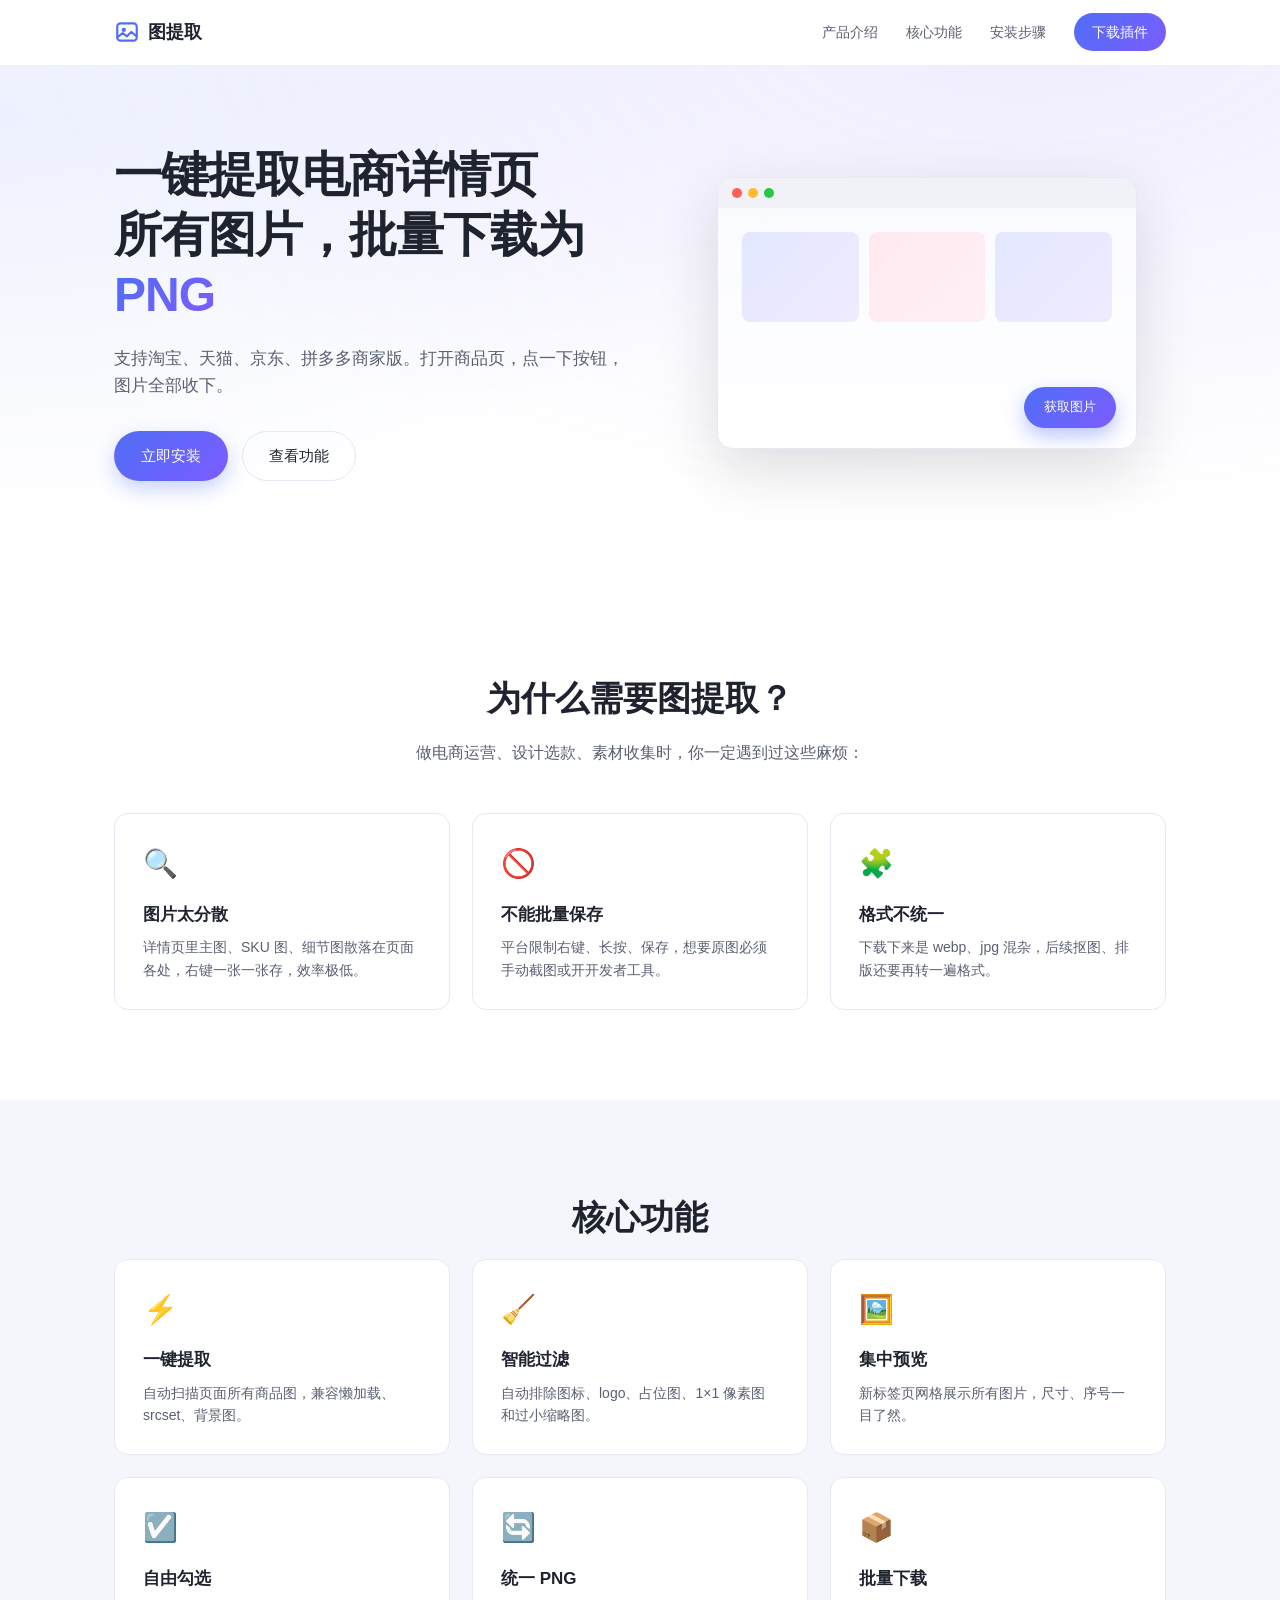
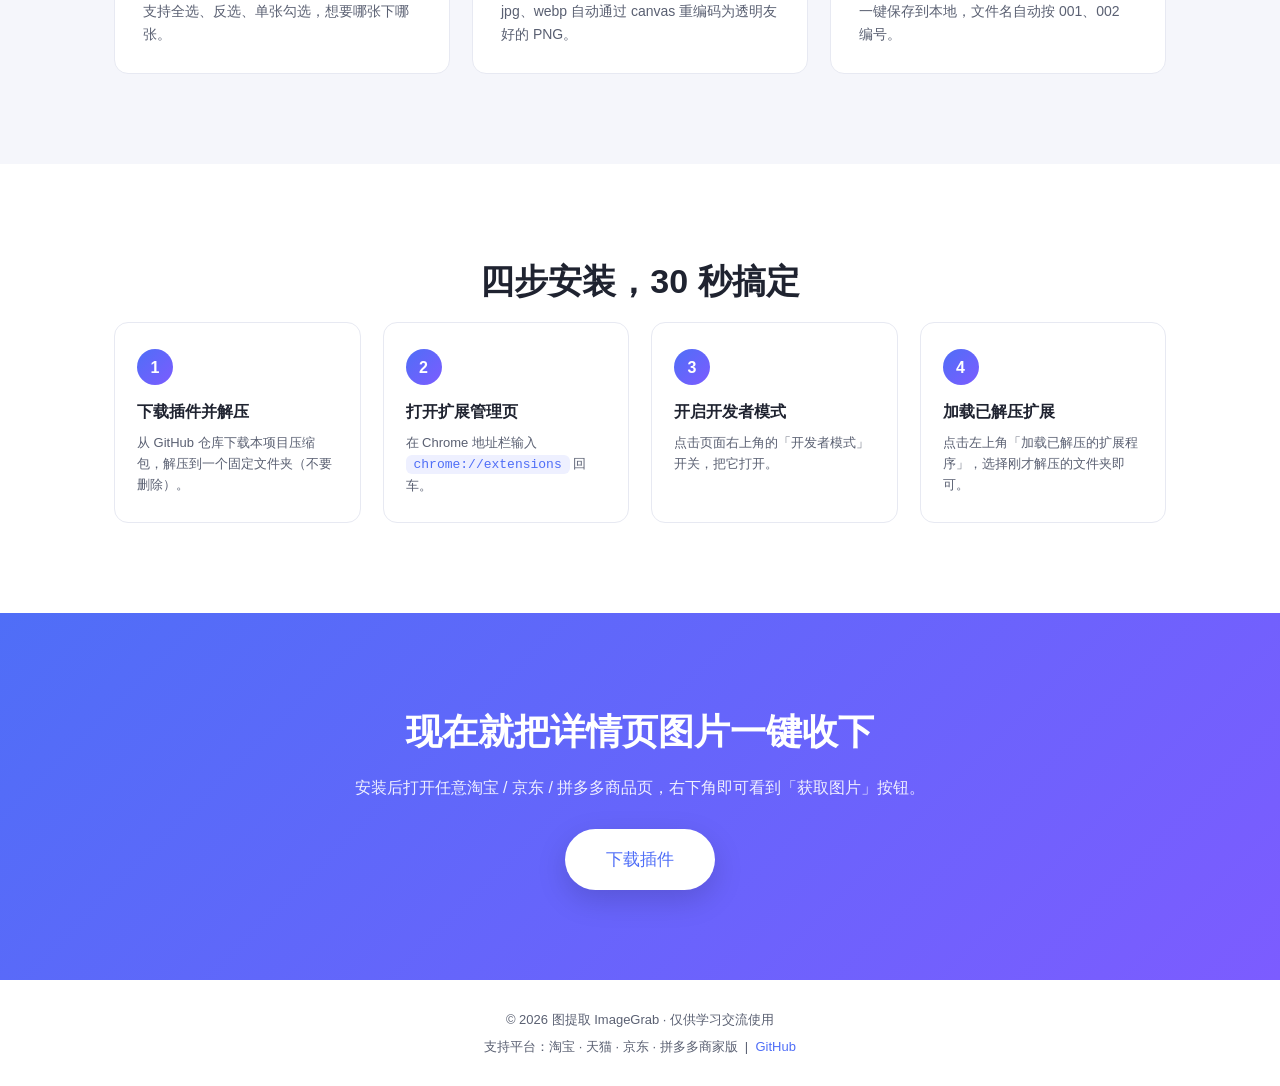
<file: docs/index.html>
<!DOCTYPE html>
<html lang="zh-CN">
<head>
  <meta charset="UTF-8" />
  <meta name="viewport" content="width=device-width, initial-scale=1.0" />
  <title>图提取 ImageGrab - 一键批量下载电商详情页图片</title>
  <meta name="description" content="图提取 ImageGrab 是一款 Chrome 浏览器扩展，支持淘宝、京东、拼多多商家版，一键提取商品详情页所有图片，勾选后批量下载为 PNG。" />
  <link rel="stylesheet" href="css/style.css" />
</head>
<body>

  <!-- ===== 1. 顶部导航栏 ===== -->
  <header class="nav" id="nav">
    <div class="container nav-inner">
      <a href="#hero" class="logo">
        <!-- 内联 SVG 图标 -->
        <svg width="26" height="26" viewBox="0 0 24 24" fill="none">
          <rect x="3" y="4" width="18" height="16" rx="3" stroke="url(#lg)" stroke-width="2"/>
          <circle cx="9" cy="10" r="2" fill="url(#lg)"/>
          <path d="M3 17l5-4 4 3 4-4 5 4" stroke="url(#lg)" stroke-width="2" stroke-linejoin="round"/>
          <defs>
            <linearGradient id="lg" x1="0" y1="0" x2="24" y2="24">
              <stop offset="0" stop-color="#4f6ef7"/>
              <stop offset="1" stop-color="#7c5cff"/>
            </linearGradient>
          </defs>
        </svg>
        <span>图提取</span>
      </a>
      <nav class="nav-links" id="navLinks">
        <a href="#intro">产品介绍</a>
        <a href="#features">核心功能</a>
        <a href="#install">安装步骤</a>
        <a href="#cta" class="nav-cta">下载插件</a>
      </nav>
      <button class="hamburger" id="hamburger" aria-label="菜单">
        <span></span><span></span><span></span>
      </button>
    </div>
  </header>

  <main>
    <!-- ===== 2. Hero 首屏 ===== -->
    <section class="hero" id="hero">
      <div class="container hero-inner">
        <div class="hero-text">
          <h1>一键提取电商详情页<br/>所有图片，批量下载为 <em>PNG</em></h1>
          <p class="sub">支持淘宝、天猫、京东、拼多多商家版。打开商品页，点一下按钮，图片全部收下。</p>
          <div class="hero-btns">
            <a href="#install" class="btn primary">立即安装</a>
            <a href="#features" class="btn ghost">查看功能</a>
          </div>
        </div>

        <!-- 用纯 CSS/SVG 画一个插件界面示意 -->
        <div class="hero-mock reveal">
          <div class="mock-window">
            <div class="mock-bar"><i></i><i></i><i></i></div>
            <div class="mock-body">
              <div class="mock-img-row">
                <span></span><span></span><span></span>
              </div>
              <div class="mock-btn">获取图片</div>
            </div>
          </div>
        </div>
      </div>
    </section>

    <!-- ===== 3. 产品介绍 ===== -->
    <section class="section" id="intro">
      <div class="container">
        <h2 class="section-title reveal">为什么需要图提取？</h2>
        <p class="section-desc reveal">做电商运营、设计选款、素材收集时，你一定遇到过这些麻烦：</p>
        <div class="cards three">
          <div class="card reveal">
            <div class="card-icon">🔍</div>
            <h3>图片太分散</h3>
            <p>详情页里主图、SKU 图、细节图散落在页面各处，右键一张一张存，效率极低。</p>
          </div>
          <div class="card reveal">
            <div class="card-icon">🚫</div>
            <h3>不能批量保存</h3>
            <p>平台限制右键、长按、保存，想要原图必须手动截图或开开发者工具。</p>
          </div>
          <div class="card reveal">
            <div class="card-icon">🧩</div>
            <h3>格式不统一</h3>
            <p>下载下来是 webp、jpg 混杂，后续抠图、排版还要再转一遍格式。</p>
          </div>
        </div>
      </div>
    </section>

    <!-- ===== 4. 核心功能 ===== -->
    <section class="section alt" id="features">
      <div class="container">
        <h2 class="section-title reveal">核心功能</h2>
        <div class="cards three">
          <div class="card reveal"><div class="card-icon">⚡️</div><h3>一键提取</h3><p>自动扫描页面所有商品图，兼容懒加载、srcset、背景图。</p></div>
          <div class="card reveal"><div class="card-icon">🧹</div><h3>智能过滤</h3><p>自动排除图标、logo、占位图、1×1 像素图和过小缩略图。</p></div>
          <div class="card reveal"><div class="card-icon">🖼️</div><h3>集中预览</h3><p>新标签页网格展示所有图片，尺寸、序号一目了然。</p></div>
          <div class="card reveal"><div class="card-icon">☑️</div><h3>自由勾选</h3><p>支持全选、反选、单张勾选，想要哪张下哪张。</p></div>
          <div class="card reveal"><div class="card-icon">🔄</div><h3>统一 PNG</h3><p>jpg、webp 自动通过 canvas 重编码为透明友好的 PNG。</p></div>
          <div class="card reveal"><div class="card-icon">📦</div><h3>批量下载</h3><p>一键保存到本地，文件名自动按 001、002 编号。</p></div>
        </div>
      </div>
    </section>

    <!-- ===== 5. 安装步骤 ===== -->
    <section class="section" id="install">
      <div class="container">
        <h2 class="section-title reveal">四步安装，30 秒搞定</h2>
        <ol class="steps">
          <li class="reveal">
            <span class="step-num">1</span>
            <h3>下载插件并解压</h3>
            <p>从 GitHub 仓库下载本项目压缩包，解压到一个固定文件夹（不要删除）。</p>
          </li>
          <li class="reveal">
            <span class="step-num">2</span>
            <h3>打开扩展管理页</h3>
            <p>在 Chrome 地址栏输入 <code>chrome://extensions</code> 回车。</p>
          </li>
          <li class="reveal">
            <span class="step-num">3</span>
            <h3>开启开发者模式</h3>
            <p>点击页面右上角的「开发者模式」开关，把它打开。</p>
          </li>
          <li class="reveal">
            <span class="step-num">4</span>
            <h3>加载已解压扩展</h3>
            <p>点击左上角「加载已解压的扩展程序」，选择刚才解压的文件夹即可。</p>
          </li>
        </ol>
      </div>
    </section>

    <!-- ===== 6. CTA + Footer ===== -->
    <section class="cta" id="cta">
      <div class="container reveal">
        <h2>现在就把详情页图片一键收下</h2>
        <p>安装后打开任意淘宝 / 京东 / 拼多多商品页，右下角即可看到「获取图片」按钮。</p>
        <a href="#" class="btn primary big">下载插件</a>
      </div>
    </section>
  </main>

  <footer class="footer">
    <div class="container">
      <p>© 2026 图提取 ImageGrab · 仅供学习交流使用</p>
      <p class="footer-sub">支持平台：淘宝 · 天猫 · 京东 · 拼多多商家版 &nbsp;|&nbsp; <a href="#">GitHub</a></p>
    </div>
  </footer>

  <script src="js/main.js"></script>
</body>
</html>
</file>
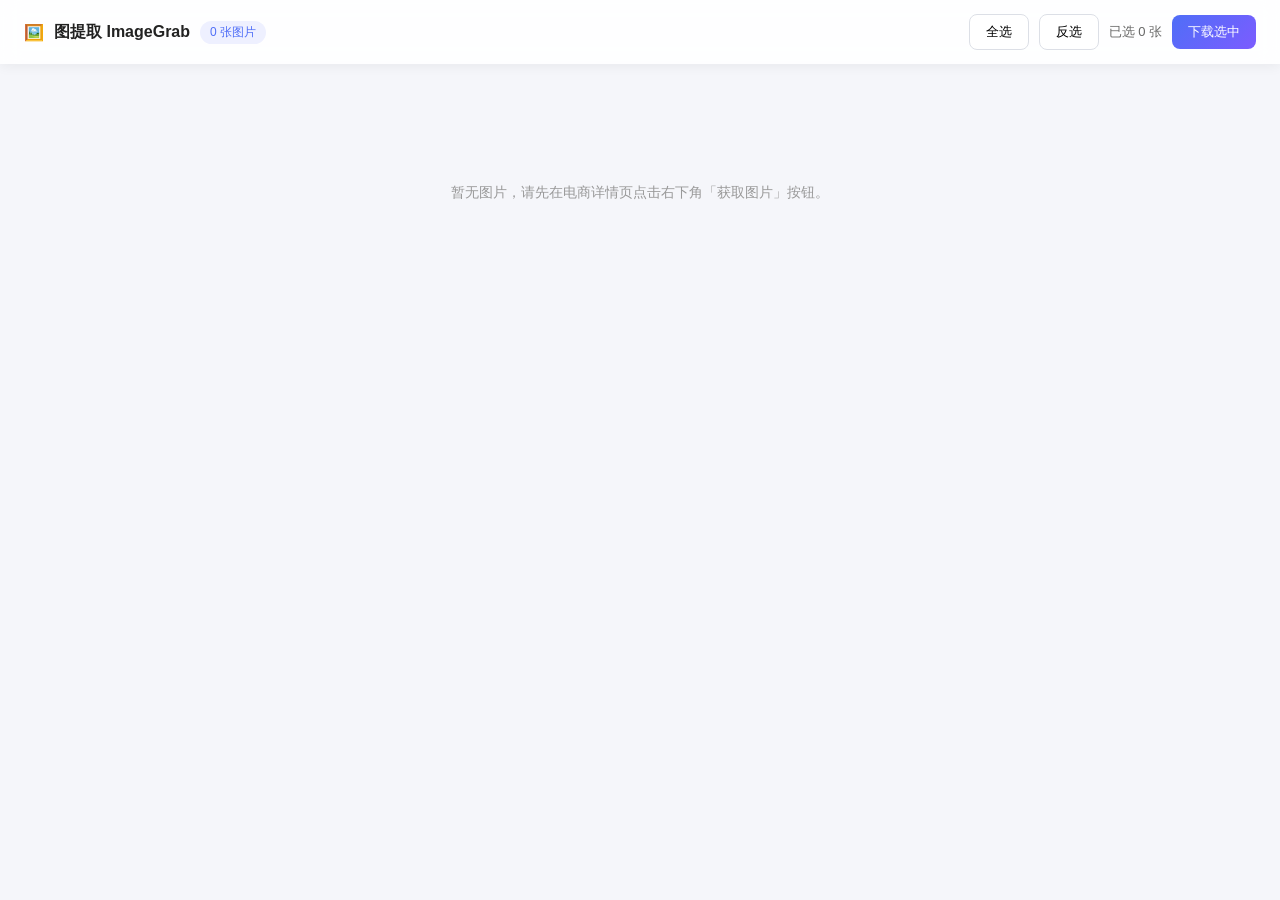
<file: gallery.html>
<!DOCTYPE html>
<html lang="zh-CN">
<head>
  <meta charset="UTF-8" />
  <meta name="viewport" content="width=device-width, initial-scale=1.0" />
  <title>图提取 ImageGrab - 图片画廊</title>
  <link rel="stylesheet" href="gallery.css" />
</head>
<body>
  <header class="topbar">
    <div class="brand">
      <span class="logo">🖼️</span>
      <span>图提取 ImageGrab</span>
      <span class="count-badge" id="countBadge">0 张图片</span>
    </div>
    <div class="actions">
      <button id="selectAllBtn" class="btn">全选</button>
      <button id="invertBtn" class="btn">反选</button>
      <span class="selected-info" id="selectedInfo">已选 0 张</span>
      <button id="downloadBtn" class="btn primary">下载选中</button>
    </div>
  </header>

  <div class="source-url" id="sourceUrl"></div>

  <main class="grid" id="grid">
    <div class="empty" id="emptyTip">暂无图片，请先在电商详情页点击右下角「获取图片」按钮。</div>
  </main>

  <div class="toast" id="toast"></div>

  <script src="gallery.js"></script>
</body>
</html>
</file>
<file: docs/css/style.css>
/* ============================================================
 * 图提取 ImageGrab 官网样式
 * 主色用 CSS 变量统一管理，蓝紫渐变
 * ============================================================ */
:root {
  --primary: #4f6ef7;
  --primary-2: #7c5cff;
  --grad: linear-gradient(135deg, var(--primary), var(--primary-2));
  --text: #1f2330;
  --text-2: #5a6072;
  --bg: #ffffff;
  --bg-alt: #f5f6fb;
  --border: #e7e9f2;
  --radius: 14px;
  --shadow: 0 6px 24px rgba(79, 110, 247, .08);
}

* { box-sizing: border-box; margin: 0; padding: 0; }
html { scroll-behavior: smooth; }
body {
  font-family: -apple-system, "PingFang SC", "Microsoft YaHei", sans-serif;
  color: var(--text);
  background: var(--bg);
  line-height: 1.6;
}
.container { max-width: 1100px; margin: 0 auto; padding: 0 24px; }
a { color: inherit; text-decoration: none; }
img { max-width: 100%; }

/* ---------- 导航 ---------- */
.nav {
  position: sticky; top: 0; z-index: 100;
  background: rgba(255,255,255,.8);
  backdrop-filter: blur(12px);
  border-bottom: 1px solid transparent;
  transition: all .25s ease;
}
.nav.scrolled { border-bottom-color: var(--border); box-shadow: 0 2px 12px rgba(0,0,0,.04); }
.nav-inner { display: flex; align-items: center; justify-content: space-between; height: 64px; }
.logo { display: flex; align-items: center; gap: 8px; font-weight: 700; font-size: 18px; }
.nav-links { display: flex; gap: 28px; align-items: center; }
.nav-links a { font-size: 14px; color: var(--text-2); transition: color .2s; }
.nav-links a:hover, .nav-links a.active { color: var(--primary); }
.nav-cta {
  background: var(--grad); color: #fff !important;
  padding: 8px 18px; border-radius: 999px;
}
.hamburger { display: none; background: none; border: 0; cursor: pointer; }
.hamburger span { display: block; width: 22px; height: 2px; background: var(--text); margin: 5px 0; }

/* ---------- Hero ---------- */
.hero { padding: 80px 0 100px; background:
  radial-gradient(1000px 500px at 80% -10%, rgba(124,92,255,.12), transparent),
  radial-gradient(800px 400px at 0% 10%, rgba(79,110,247,.10), transparent);
}
.hero-inner { display: grid; grid-template-columns: 1.1fr 1fr; gap: 48px; align-items: center; }
.hero h1 { font-size: clamp(28px, 4.5vw, 48px); line-height: 1.25; letter-spacing: -1px; }
.hero h1 em { font-style: normal; background: var(--grad); -webkit-background-clip: text; background-clip: text; color: transparent; }
.hero .sub { margin: 20px 0 32px; font-size: 17px; color: var(--text-2); }
.hero-btns { display: flex; gap: 14px; flex-wrap: wrap; }

.btn {
  display: inline-block; padding: 12px 26px; border-radius: 999px;
  font-size: 15px; cursor: pointer; transition: all .2s;
  border: 1px solid transparent;
}
.btn.primary { background: var(--grad); color: #fff; box-shadow: 0 8px 20px rgba(79,110,247,.3); }
.btn.primary:hover { transform: translateY(-2px); box-shadow: 0 12px 26px rgba(79,110,247,.4); }
.btn.ghost { border-color: var(--border); color: var(--text); }
.btn.ghost:hover { border-color: var(--primary); color: var(--primary); }
.btn.big { padding: 16px 40px; font-size: 17px; }

/* Hero 界面示意（纯 CSS） */
.hero-mock { display: flex; justify-content: center; }
.mock-window {
  width: 100%; max-width: 420px; background: #fff;
  border-radius: 16px; box-shadow: 0 20px 60px rgba(31,35,48,.15);
  overflow: hidden; border: 1px solid var(--border);
}
.mock-bar { background: #f0f2f8; padding: 10px 14px; display: flex; gap: 6px; }
.mock-bar i { width: 10px; height: 10px; border-radius: 50%; background: #d6d9e6; }
.mock-bar i:first-child { background: #ff5f57; }
.mock-bar i:nth-child(2) { background: #febc2e; }
.mock-bar i:nth-child(3) { background: #28c840; }
.mock-body { padding: 24px; min-height: 240px; position: relative; background:
  linear-gradient(180deg, #fafbff, #fff); }
.mock-img-row { display: flex; gap: 10px; }
.mock-img-row span {
  flex: 1; height: 90px; border-radius: 8px;
  background: linear-gradient(135deg, #e3e8ff, #efeaFF);
}
.mock-img-row span:nth-child(2) { background: linear-gradient(135deg, #ffe9f0, #fff0f5); }
.mock-btn {
  position: absolute; right: 20px; bottom: 20px;
  background: var(--grad); color: #fff; padding: 10px 20px;
  border-radius: 999px; font-size: 13px; box-shadow: 0 8px 20px rgba(79,110,247,.4);
}

/* ---------- 区块通用 ---------- */
.section { padding: 90px 0; }
.section.alt { background: var(--bg-alt); }
.section-title { font-size: clamp(24px, 3vw, 34px); text-align: center; margin-bottom: 14px; }
.section-desc { text-align: center; color: var(--text-2); margin-bottom: 48px; }

.cards { display: grid; gap: 22px; }
.cards.three { grid-template-columns: repeat(3, 1fr); }
.card {
  background: #fff; border: 1px solid var(--border);
  border-radius: var(--radius); padding: 28px;
  transition: transform .25s ease, box-shadow .25s ease;
}
.cards.three .card:hover { transform: translateY(-4px); box-shadow: var(--shadow); }
.card-icon { font-size: 28px; margin-bottom: 14px; }
.card h3 { font-size: 17px; margin-bottom: 8px; }
.card p { color: var(--text-2); font-size: 14px; }

/* ---------- 安装步骤 ---------- */
.steps {
  list-style: none; display: grid;
  grid-template-columns: repeat(4, 1fr); gap: 22px;
  counter-reset: step;
}
.steps li {
  background: #fff; border: 1px solid var(--border);
  border-radius: var(--radius); padding: 26px 22px; position: relative;
}
.step-num {
  display: inline-flex; align-items: center; justify-content: center;
  width: 36px; height: 36px; border-radius: 50%;
  background: var(--grad); color: #fff; font-weight: 700;
  margin-bottom: 14px;
}
.steps h3 { font-size: 16px; margin-bottom: 8px; }
.steps p { font-size: 13px; color: var(--text-2); }
code {
  background: #eef0ff; color: var(--primary);
  padding: 2px 8px; border-radius: 6px; font-size: 13px;
}

/* ---------- CTA ---------- */
.cta {
  padding: 90px 0; text-align: center;
  background: var(--grad); color: #fff;
}
.cta h2 { font-size: clamp(24px, 3.5vw, 36px); margin-bottom: 14px; }
.cta p { opacity: .9; margin-bottom: 28px; }
.cta .btn.primary { background: #fff; color: var(--primary); box-shadow: 0 10px 30px rgba(0,0,0,.15); }

/* ---------- Footer ---------- */
.footer { padding: 30px 0; text-align: center; color: var(--text-2); font-size: 13px; }
.footer-sub { margin-top: 6px; }
.footer-sub a { color: var(--primary); }

/* ---------- 滚动进入动画 ---------- */
.reveal { opacity: 0; transform: translateY(24px); transition: opacity .6s ease, transform .6s ease; }
.reveal.in { opacity: 1; transform: none; }

/* ---------- 响应式 ---------- */
@media (max-width: 900px) {
  .hero-inner { grid-template-columns: 1fr; }
  .cards.three { grid-template-columns: repeat(2, 1fr); }
  .steps { grid-template-columns: repeat(2, 1fr); }
}
@media (max-width: 640px) {
  .nav-links {
    position: absolute; top: 64px; left: 0; right: 0;
    background: #fff; flex-direction: column; gap: 0;
    border-bottom: 1px solid var(--border);
    max-height: 0; overflow: hidden; transition: max-height .25s ease;
  }
  .nav-links.open { max-height: 320px; }
  .nav-links a { padding: 14px 24px; width: 100%; }
  .hamburger { display: block; }
  .cards.three { grid-template-columns: 1fr; }
  .steps { grid-template-columns: 1fr; }
  .section { padding: 60px 0; }
}
</file>
<file: gallery.css>
/* 图提取 ImageGrab - gallery.css */
* { box-sizing: border-box; margin: 0; padding: 0; }
body {
  font-family: -apple-system, "PingFang SC", "Microsoft YaHei", sans-serif;
  background: #f5f6fa;
  color: #222;
  padding-bottom: 40px;
}
.topbar {
  position: sticky; top: 0; z-index: 10;
  display: flex; justify-content: space-between; align-items: center;
  padding: 14px 24px;
  background: rgba(255,255,255,.9);
  backdrop-filter: blur(10px);
  box-shadow: 0 2px 12px rgba(0,0,0,.06);
  flex-wrap: wrap; gap: 10px;
}
.brand { display: flex; align-items: center; gap: 10px; font-weight: 600; font-size: 16px; }
.count-badge {
  font-size: 12px; font-weight: 400;
  background: #eef0ff; color: #4f6ef7;
  padding: 3px 10px; border-radius: 999px;
}
.actions { display: flex; align-items: center; gap: 10px; flex-wrap: wrap; }
.selected-info { font-size: 13px; color: #666; }
.btn {
  padding: 8px 16px; border: 1px solid #dcdfe6; border-radius: 8px;
  background: #fff; cursor: pointer; font-size: 13px;
  transition: all .18s ease;
}
.btn:hover { border-color: #4f6ef7; color: #4f6ef7; }
.btn.primary {
  background: linear-gradient(135deg, #4f6ef7, #7c5cff);
  color: #fff; border: none;
}
.btn.primary:hover { opacity: .9; color: #fff; }
.btn:disabled { opacity: .5; cursor: not-allowed; }

.source-url {
  padding: 10px 24px; font-size: 12px; color: #888;
  white-space: nowrap; overflow: hidden; text-overflow: ellipsis;
}

.grid {
  display: grid;
  grid-template-columns: repeat(auto-fill, minmax(180px, 1fr));
  gap: 16px; padding: 20px 24px;
}
.card {
  background: #fff; border-radius: 12px; overflow: hidden;
  box-shadow: 0 2px 8px rgba(0,0,0,.05);
  transition: transform .18s ease, box-shadow .18s ease;
  position: relative;
}
.card:hover { transform: translateY(-3px); box-shadow: 0 8px 20px rgba(0,0,0,.1); }
.card.selected { outline: 3px solid #4f6ef7; }
.card .thumb {
  width: 100%; height: 160px; background: #f0f1f5 center/cover no-repeat;
  display: flex; align-items: center; justify-content: center;
  color: #aaa; font-size: 12px;
}
.card .thumb img { width: 100%; height: 100%; object-fit: contain; }
.card .meta {
  padding: 8px 10px; font-size: 11px; color: #888;
  display: flex; justify-content: space-between; align-items: center;
}
.card .check { position: absolute; top: 8px; left: 8px; width: 20px; height: 20px; cursor: pointer; }

.empty {
  grid-column: 1 / -1; text-align: center; padding: 80px 0;
  color: #999; font-size: 14px;
}

.toast {
  position: fixed; bottom: 30px; left: 50%; transform: translateX(-50%) translateY(20px);
  background: #333; color: #fff; padding: 10px 20px; border-radius: 999px;
  font-size: 13px; opacity: 0; pointer-events: none; transition: all .25s ease;
}
.toast.show { opacity: 1; transform: translateX(-50%) translateY(0); }
</file>
